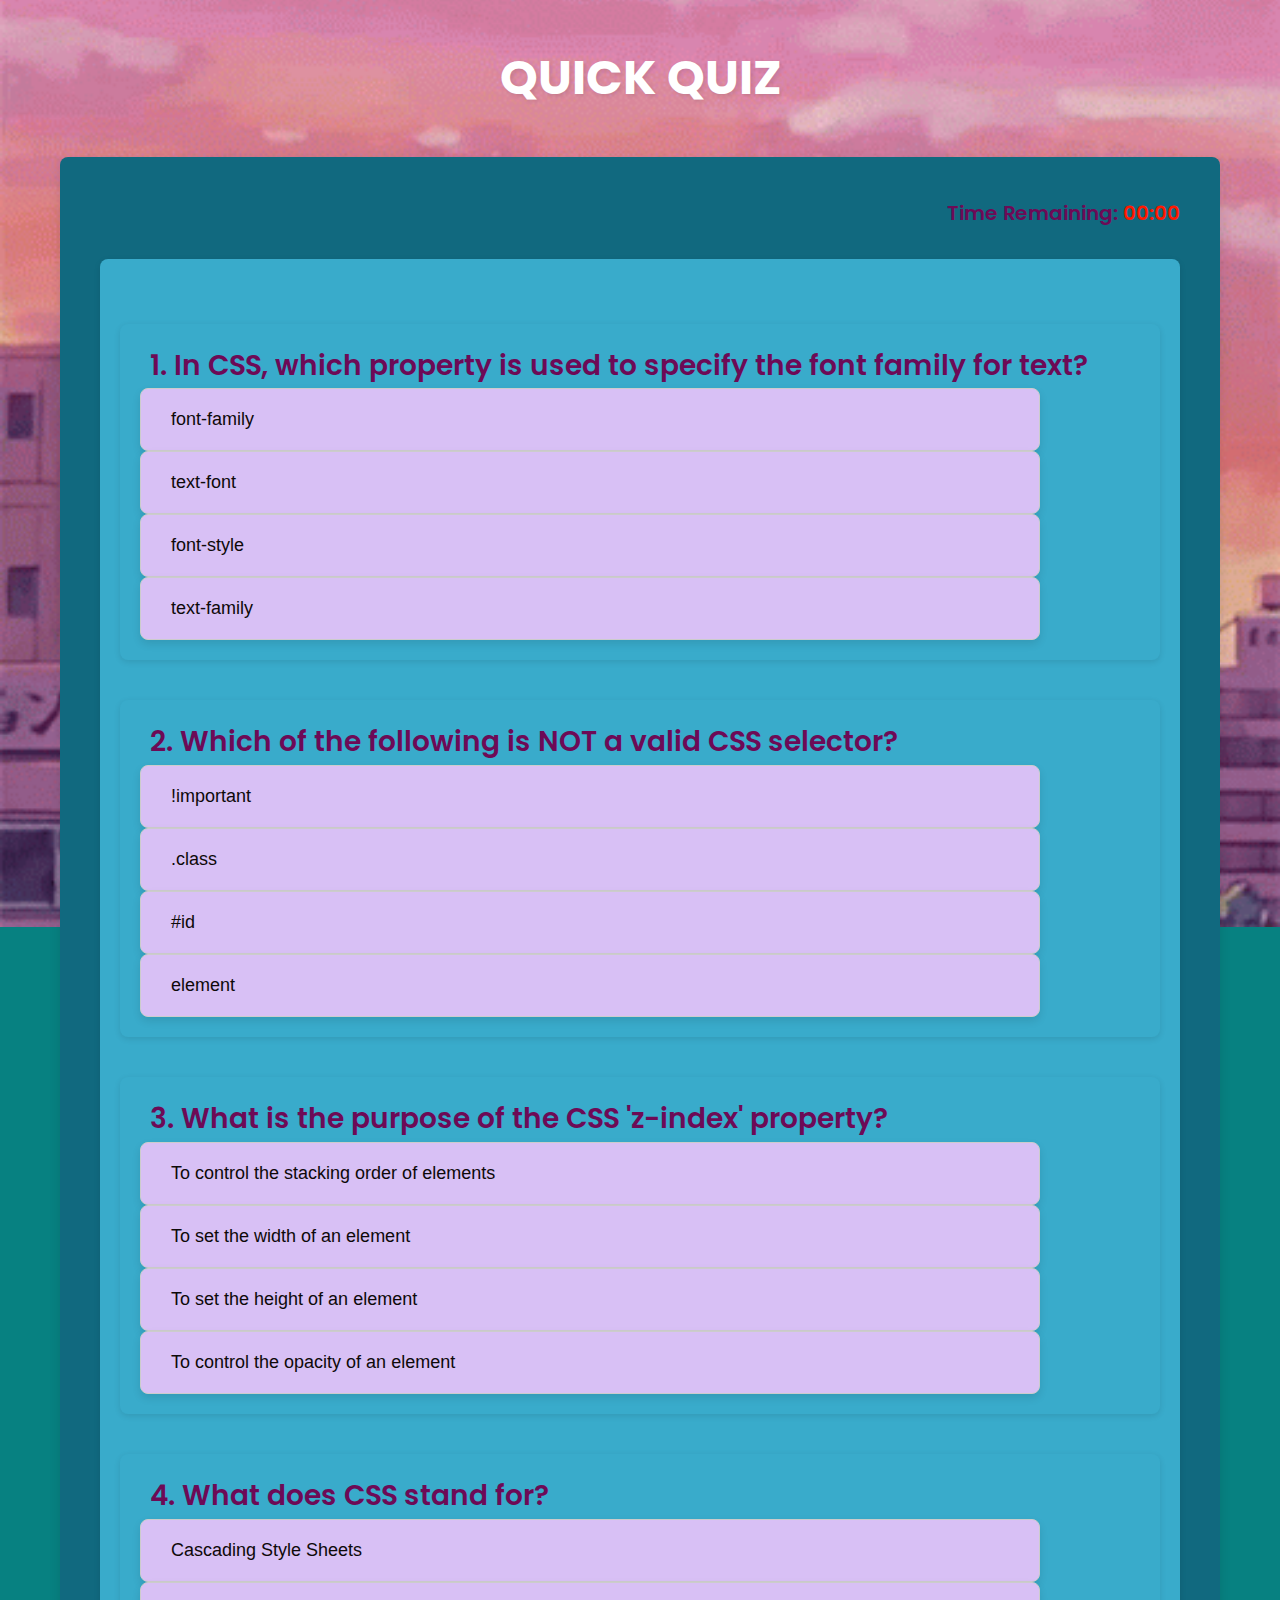
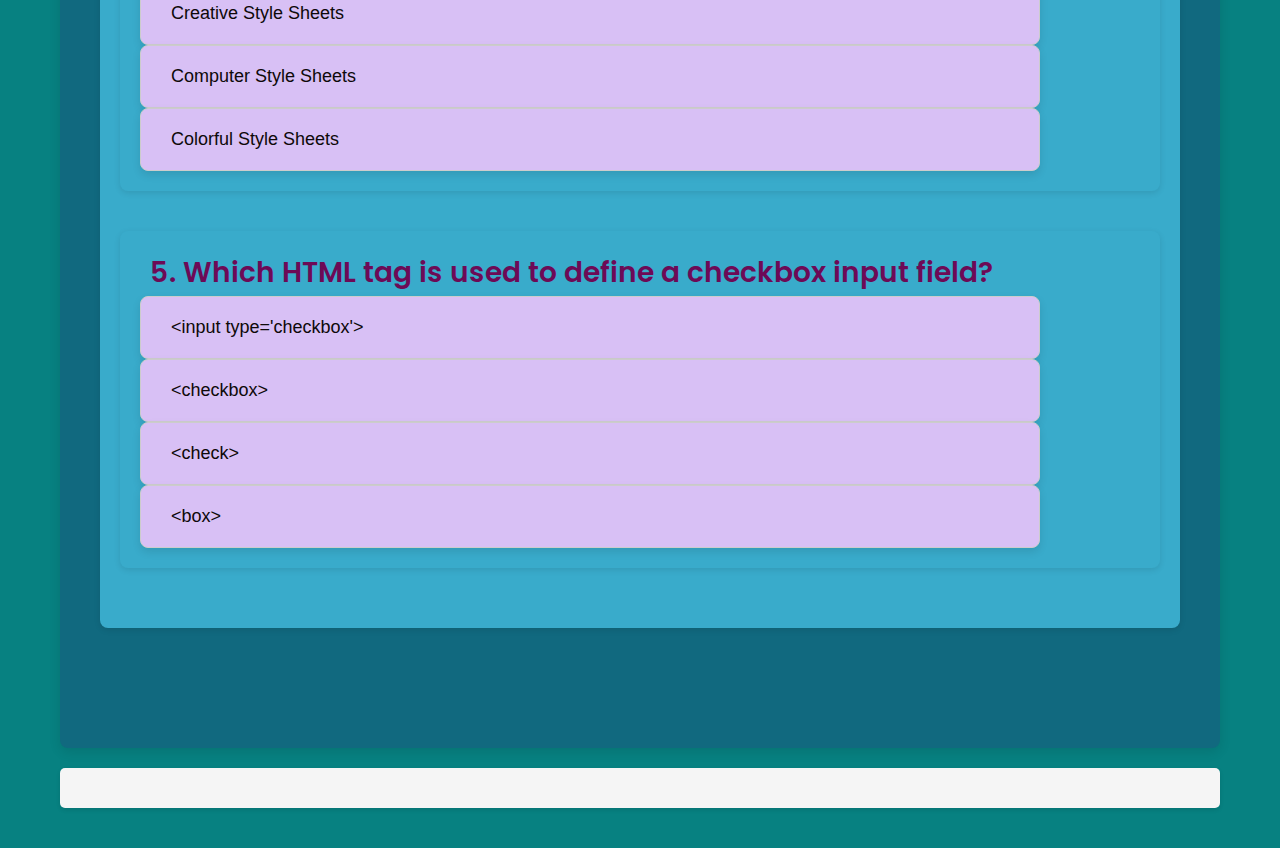
<file: index.html>
<!DOCTYPE html>
<html>
<head>
  <meta charset="utf-8">
  <title>QUICK QUIZ</title>
  <link rel="stylesheet" href="main.css">
</head>
<body>
  <div class="main">
    <h1>QUICK QUIZ</h1>
    <div class="quiz" id="quiz-section">
      <div id="timer" class="timer">Time Remaining: <span id="time">00:00</span></div>
      <div id="question" class="question">Question goes here</div>
      <div id="answer_btn" class="answer_btn"></div>
      <div class="button_container">
        <button id="prev_btn" class="btn">PREVIOUS</button>
        <button id="next_btn" class="btn">NEXT</button>
      </div>
    </div>
    <div class="start-quiz" id="start-quiz-section">
      <h2>Welcome to Quick Quiz</h2>
      <p>Are you ready to test your knowledge?</p>
      <button id="start_btn" class="btn start-btn">Start Quiz</button>
    </div>
    <div id="correct-answers" class="correct-answers"></div>
  </div>
  <script src="quiz.js"></script>
</body>
</html>
</file>
<file: main.css>
@import url("https://fonts.googleapis.com/css2?family=Poppins:wght@300;400;500;600;700&display=swap");

* {
  box-sizing: border-box;
  margin: 0;
  padding: 0;
}

body {
  background: url('gif2.gif');
  background-size: cover;
  background-position: center;
  background-repeat: no-repeat;
  background-attachment: fixed;
  font-family: "Poppins", sans-serif;
  background-color: rgb(7, 129, 129);
  color: #6d0a56;
  line-height: 1.6;
}

.main {
  max-width: 1200px;
  margin: 0 auto;
  padding: 40px 20px;
}

.start-quiz {
  display: none; 
  text-align: center;
  margin-top: 50px; 
}

.start-quiz h2 {
  font-size: 28px;
  margin-bottom: 20px;
}

.start-quiz p {
  font-size: 18px;
  margin-bottom: 30px;
}
/* Header */
h1 {
  font-size: 48px;
  text-align: center;
  margin-bottom: 40px;
  color: #ffffff;
  text-shadow: 2px 2px 4px rgba(0, 0, 0, 0.1);
  animation: fadeInDown 1s ease;
}

.quiz {
  background-color: #11697f;
  border-radius: 8px;
  box-shadow: 0 4px 12px rgba(0, 0, 0, 0.1);
  padding: 40px;
  animation: fadeInUp 1s ease;
}

.timer {
  text-align: right;
  font-size: 20px;
  font-weight: 600;
  margin-bottom: 30px;
}

#time {
  color: #ff1900;
  animation: pulse 2s infinite;
}

.question {
  font-size: 28px;
  font-weight: 600;
  margin-bottom: 40px;
  padding: 20px;
  background-color: #39abcb;
  border-radius: 8px;
  box-shadow: 0 2px 6px rgba(0, 0, 0, 0.1);
  animation: fadeIn 1s ease;
  position: relative;
  display: block; /* Reset to block display */
}

.question::before {
  content: "";
  font-size: 24px;
  font-weight: 700;
  color: #000000;
  margin-right: 10px;
  display: inline-block; /* Display as inline-block */
  vertical-align: top; /* Align with the top of the text */
}

.answer_btn {
  display: grid;
  grid-template-columns: repeat(2, 1fr);
  gap: 30px;
  margin-bottom: 40px;
}

.btn {
  background-color: #d8c0f5;
  color: #0e0909;
  border: 1px solid #ccc;
  padding: 20px 30px;
  text-align: left;
  text-decoration: none;
  font-size: 18px;
  font-weight: 500;
  cursor: pointer;
  border-radius: 8px;
	width: 900px;
  transition: all 0.3s ease;
  box-shadow: 0 4px 8px rgba(0, 0, 0, 0.1);
  position: relative;
  overflow: hidden;
  display: flex; /* Use flexbox for answer options */
  align-items: center; /* Align items vertically center */
}

/* .btn::before {
  content: "";
  display: inline-block;
  width: 20px;
  height: 20px;
  border-radius: 50%;
  border: 2px solid #2c3e50;
  margin-right: 10px;
  flex-shrink: 0; /* Prevent shrinking of the circular element */
/* } */

.btn:hover::before {
  background-color: #fffefe;
}

.selected::before {
  background-color: #ffffff;
} */

/* Rest of the styles remain the same */

.btn:hover {
  color: #000000;
  border-color: transparent;
}

.btn:hover::before {
  left: 0;
}

.selected {
  background-color: #7c27ae;
  color: #fff;
  animation: selectedAnswer 0.5s ease;
}

#prev_btn,
#next_btn {
  background-color: #000000;
  color: #fff;
  border: none;
  padding: 15px 30px;
  text-align: center;
  text-decoration: none;
  font-size: 18px;
  font-weight: 500;
  cursor: pointer;
  border-radius: 8px;
	margin-bottom: 10px;
  transition: background-color 0.3s ease, transform 0.3s ease;
  box-shadow: 0 4px 8px rgba(0, 0, 0, 0.1);
  animation: fadeInUp 0.5s ease;
}

#prev_btn:hover,
#next_btn:hover {
  background-color: #34495e;
  transform: translateY(-2px);
  box-shadow: 0 6px 12px rgba(0, 0, 0, 0.2);
}

#prev_btn:disabled,
#next_btn:disabled {
  background-color: #bdc3c7;
  cursor: not-allowed;
  transform: none;
  box-shadow: none;
}

/* Animations */
@keyframes fadeInDown {
  0% {
    opacity: 0;
    transform: translateY(-20px);
  }
  100% {
    opacity: 1;
    transform: translateY(0);
  }
}

@keyframes fadeInUp {
  0% {
    opacity: 0;
    transform: translateY(20px);
  }
  100% {
    opacity: 1;
    transform: translateY(0);
  }
}

@keyframes fadeIn {
  0% {
    opacity: 0;
  }
  100% {
    opacity: 1;
  }
}

@keyframes pulse {
  0% {
    transform: scale(1);
  }
  50% {
    transform: scale(1.1);
  }
  100% {
    transform: scale(1);
  }
}

@keyframes selectedAnswer {
  0% {
    transform: scale(1);
  }
  50% {
    transform: scale(1.1);
  }
  100% {
    transform: scale(1);
  }
}


@keyframes slideIn {
	0% {
			transform: translateY(-100%);
			opacity: 0;
	}
	100% {
			transform: translateY(0);
			opacity: 1;
	}
}

.container {
	display: flex;
	flex-direction: column;
	align-items: center;
	justify-content: center;
	height: 100vh;
	text-align: center;
}

.title {
	animation: slideIn 2s ease-out;
}

.quiz {
	margin-top: 2rem;
	animation: slideIn 2s ease-out;
}

#quiz {
	padding: 1rem 2rem;
	font-size: 1.2rem;
	background-color: #4caf50;
	color: white;
	border: none;
	border-radius: 5px;
	cursor: pointer;
	transition: background-color 0.3s ease;
}

#quiz:hover {
	background-color: #45a049;
}

.info {
	margin-top: 1rem;
	font-size: 1.1rem;
}

.correct-answers {
  margin-top: 20px;
  padding: 20px;
  background-color: #f5f5f5;
  border-radius: 5px;
  box-shadow: 0 2px 4px rgba(0, 0, 0, 0.1);
}

.correct-answers h2 {
  margin-bottom: 10px;
  text-align: center;
}

.correct-answers .answer-box {
  background-color: #fff;
  color: #333;
  padding: 10px;
  margin-bottom: 10px;
  border-radius: 5px;
  box-shadow: 0 2px 4px rgba(0, 0, 0, 0.1);
}

.correct-answers .answer-box.correct {
  background-color: #d4edda;
  color: #155724;
  border: 1px solid #c3e6cb;
}

.correct-answers .answer-box.wrong {
  background-color: #f8d7da;
  color: #721c24;
  border: 1px solid #f5c6cb;
}
</file>
